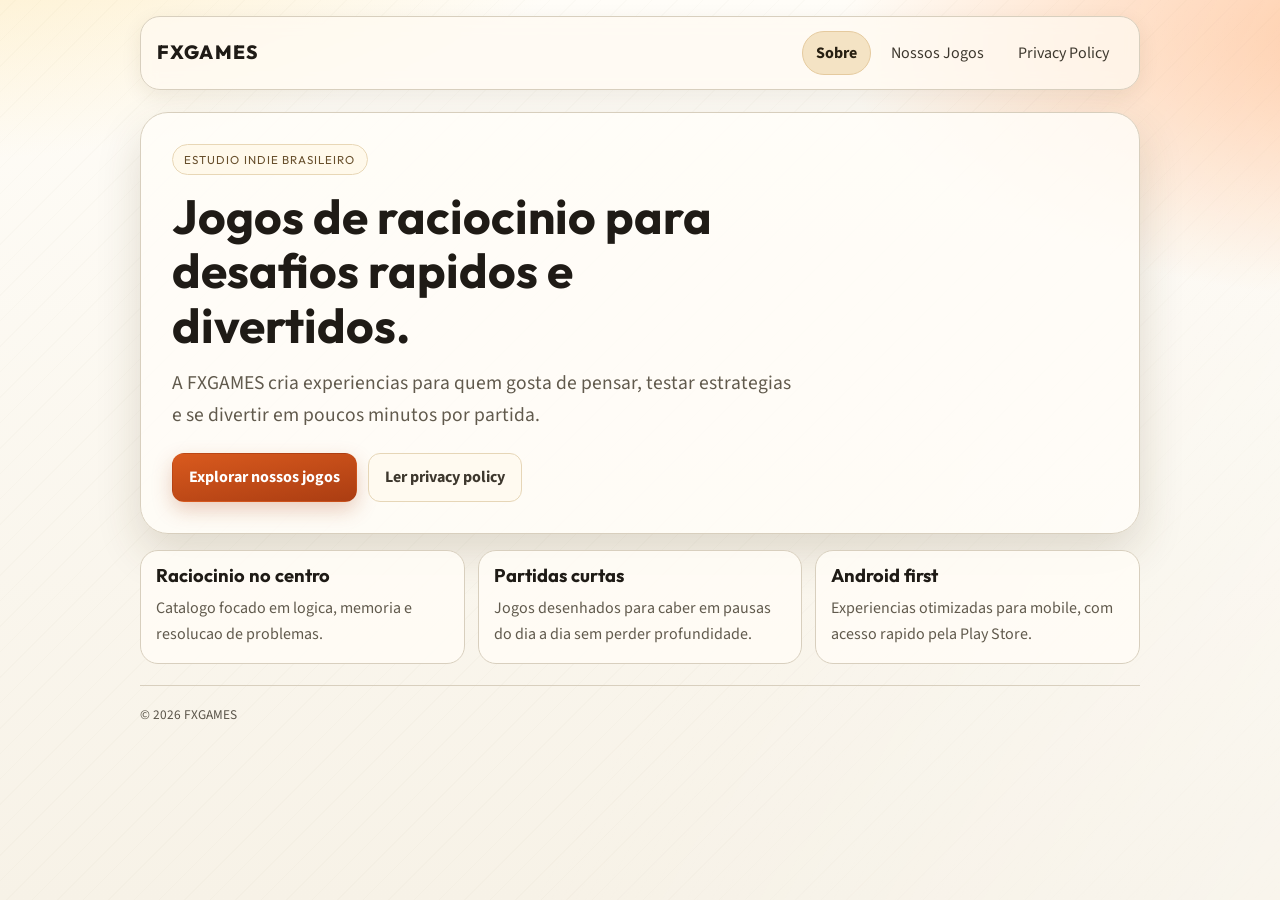
<file: index.html>
<!doctype html>
<html lang="pt-BR">
<head>
  <meta charset="utf-8" />
  <meta name="viewport" content="width=device-width,initial-scale=1" />
  <meta name="description" content="FXGAMES desenvolve jogos de raciocinio para Android, com partidas rapidas e divertidas." />
  <meta name="theme-color" content="#fff6e7" />
  <title>FXGAMES</title>
  <link rel="stylesheet" href="style.css" />
</head>
<body>
  <a class="skip-link" href="#conteudo">Ir para o conteudo principal</a>

  <header class="wrap site-header">
    <div class="brand"><a href="index.html">fxgames</a></div>
    <nav class="nav">
      <a class="active" href="index.html">Sobre</a>
      <a href="jogos.html">Nossos Jogos</a>
      <a href="privacy-policy.html">Privacy Policy</a>
    </nav>
  </header>

  <main id="conteudo" class="wrap card">
    <p class="eyebrow">Estudio indie brasileiro</p>
    <h1>Jogos de raciocinio para desafios rapidos e divertidos.</h1>
    <p class="lead">A FXGAMES cria experiencias para quem gosta de pensar, testar estrategias e se divertir em poucos minutos por partida.</p>
    <div class="actions">
      <a class="btn primary" href="jogos.html">Explorar nossos jogos</a>
      <a class="btn ghost" href="privacy-policy.html">Ler privacy policy</a>
    </div>
  </main>

  <section class="wrap stats" aria-label="Destaques da FXGAMES">
    <article class="stat-item">
      <h2>Raciocinio no centro</h2>
      <p>Catalogo focado em logica, memoria e resolucao de problemas.</p>
    </article>
    <article class="stat-item">
      <h2>Partidas curtas</h2>
      <p>Jogos desenhados para caber em pausas do dia a dia sem perder profundidade.</p>
    </article>
    <article class="stat-item">
      <h2>Android first</h2>
      <p>Experiencias otimizadas para mobile, com acesso rapido pela Play Store.</p>
    </article>
  </section>

  <footer class="wrap footer">
    <small>© 2026 FXGAMES</small>
  </footer>
</body>
</html>
</file>
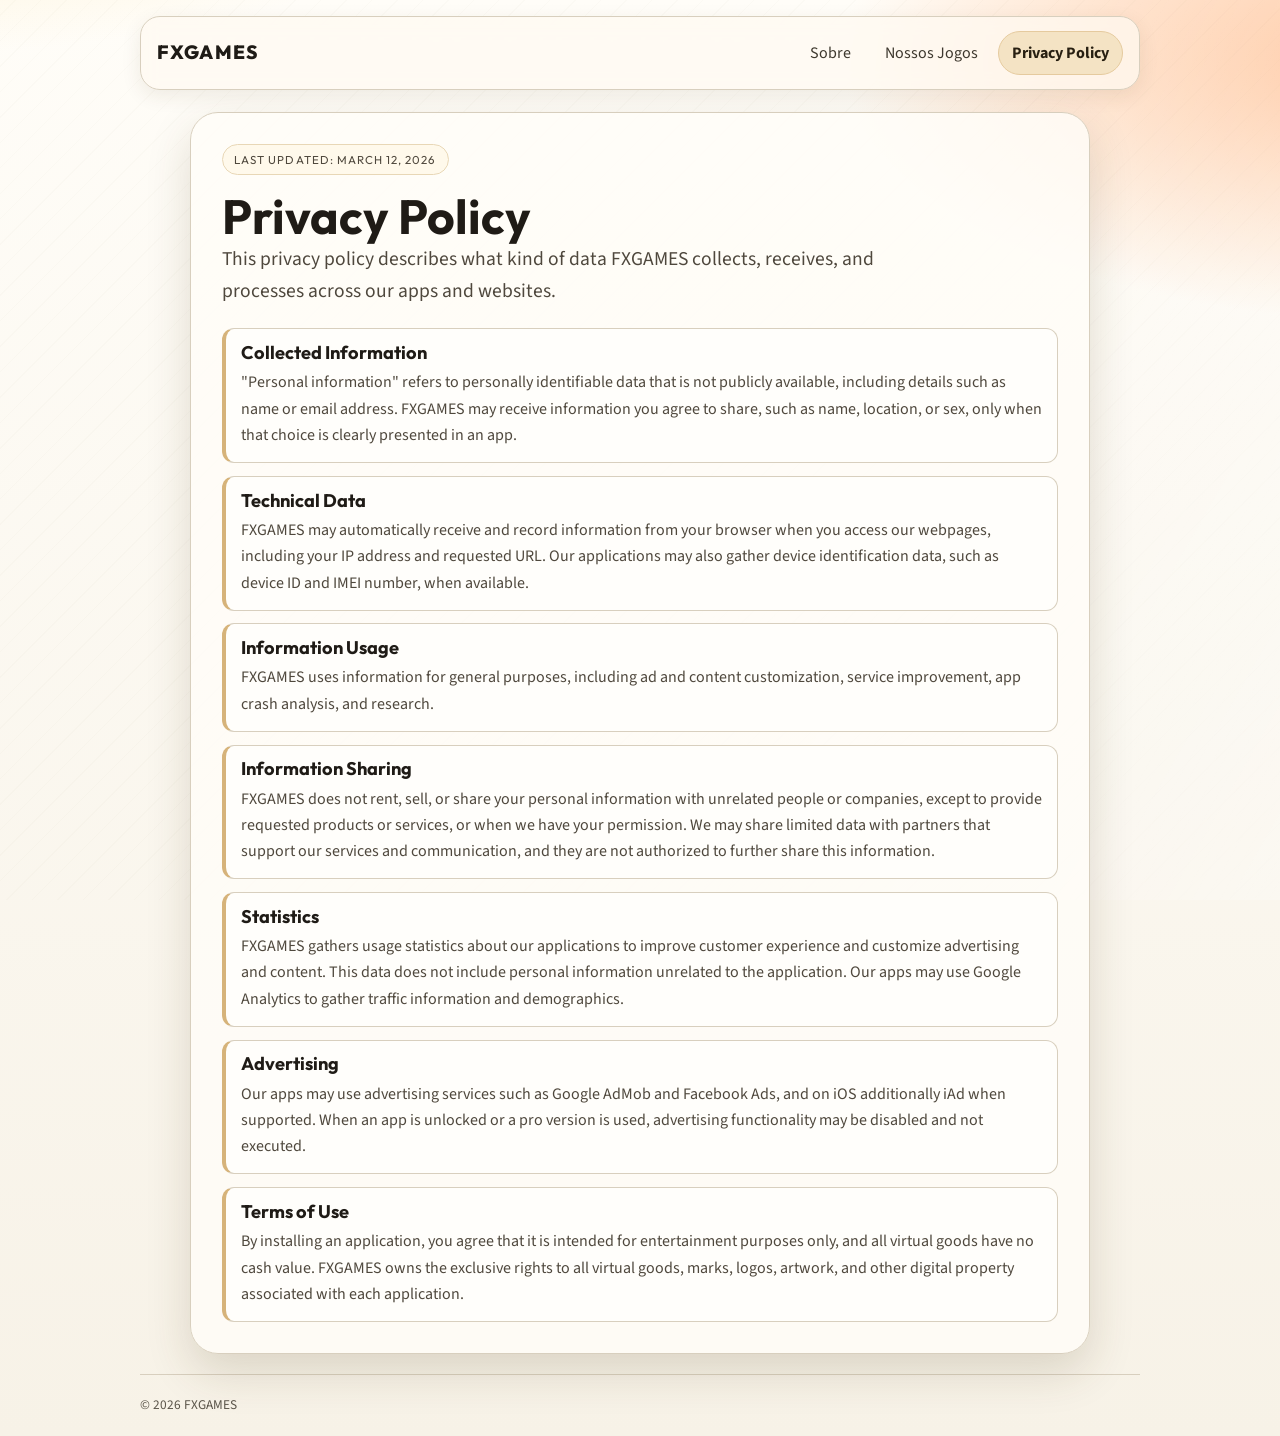
<file: privacy-policy.html>
<!doctype html>
<html lang="en">
<head>
  <meta charset="utf-8" />
  <meta name="viewport" content="width=device-width,initial-scale=1" />
  <meta name="description" content="Privacy Policy da FXGAMES: dados coletados, uso, compartilhamento, estatisticas e termos de uso." />
  <meta name="theme-color" content="#fff6e7" />
  <title>FXGAMES • Privacy Policy</title>
  <link rel="stylesheet" href="style.css" />
</head>
<body>
  <a class="skip-link" href="#conteudo">Ir para o conteudo principal</a>

  <header class="wrap site-header">
    <div class="brand"><a href="index.html">fxgames</a></div>
    <nav class="nav">
      <a href="index.html">Sobre</a>
      <a href="jogos.html">Nossos Jogos</a>
      <a class="active" href="privacy-policy.html">Privacy Policy</a>
    </nav>
  </header>

  <main id="conteudo" class="wrap card policy">
    <p class="eyebrow">Last updated: March 12, 2026</p>
    <h1>Privacy Policy</h1>
    <p class="lead">This privacy policy describes what kind of data FXGAMES collects, receives, and processes across our apps and websites.</p>

    <div class="policy-sections">
      <section>
        <h2>Collected Information</h2>
        <p>"Personal information" refers to personally identifiable data that is not publicly available, including details such as name or email address. FXGAMES may receive information you agree to share, such as name, location, or sex, only when that choice is clearly presented in an app.</p>
      </section>

      <section>
        <h2>Technical Data</h2>
        <p>FXGAMES may automatically receive and record information from your browser when you access our webpages, including your IP address and requested URL. Our applications may also gather device identification data, such as device ID and IMEI number, when available.</p>
      </section>

      <section>
        <h2>Information Usage</h2>
        <p>FXGAMES uses information for general purposes, including ad and content customization, service improvement, app crash analysis, and research.</p>
      </section>

      <section>
        <h2>Information Sharing</h2>
        <p>FXGAMES does not rent, sell, or share your personal information with unrelated people or companies, except to provide requested products or services, or when we have your permission. We may share limited data with partners that support our services and communication, and they are not authorized to further share this information.</p>
      </section>

      <section>
        <h2>Statistics</h2>
        <p>FXGAMES gathers usage statistics about our applications to improve customer experience and customize advertising and content. This data does not include personal information unrelated to the application. Our apps may use Google Analytics to gather traffic information and demographics.</p>
      </section>

      <section>
        <h2>Advertising</h2>
        <p>Our apps may use advertising services such as Google AdMob and Facebook Ads, and on iOS additionally iAd when supported. When an app is unlocked or a pro version is used, advertising functionality may be disabled and not executed.</p>
      </section>

      <section>
        <h2>Terms of Use</h2>
        <p>By installing an application, you agree that it is intended for entertainment purposes only, and all virtual goods have no cash value. FXGAMES owns the exclusive rights to all virtual goods, marks, logos, artwork, and other digital property associated with each application.</p>
      </section>
    </div>
  </main>

  <footer class="wrap footer">
    <small>© 2026 FXGAMES</small>
  </footer>
</body>
</html>
</file>
<file: style.css>
@import url("https://fonts.googleapis.com/css2?family=Outfit:wght@400;600;700;800&family=Source+Sans+3:wght@400;600;700&display=swap");

:root {
	color-scheme: light;
	--bg-main: #f7f2e7;
	--bg-panel: rgba(255, 253, 248, 0.82);
	--ink: #1f1b16;
	--muted: #615a4d;
	--line: #d8cfbe;
	--accent: #d95a1e;
	--accent-strong: #ab3d12;
	--chip: #f4e3c4;
	--focus: #1f7a8c;
	--shadow: 0 18px 45px rgba(77, 55, 20, 0.16);
}

* {
	box-sizing: border-box;
}

html,
body {
	min-height: 100%;
}

body {
	margin: 0;
	color: var(--ink);
	font-family: "Source Sans 3", "Trebuchet MS", sans-serif;
	line-height: 1.65;
	background:
		radial-gradient(1200px 520px at -10% -20%, #fde7b2 0%, transparent 66%),
		radial-gradient(900px 420px at 110% 4%, #ffc59c 0%, transparent 63%),
		linear-gradient(180deg, #fffdf8 0%, var(--bg-main) 100%);
}

body::before {
	content: "";
	position: fixed;
	inset: 0;
	z-index: -1;
	pointer-events: none;
	opacity: 0.28;
	background-image:
		linear-gradient(120deg, rgba(255, 255, 255, 0) 0%, rgba(255, 255, 255, 0) 58%, rgba(255, 255, 255, 0.85) 100%),
		repeating-linear-gradient(-45deg, rgba(122, 101, 64, 0.08) 0px, rgba(122, 101, 64, 0.08) 1px, transparent 1px, transparent 18px);
}

a {
	color: inherit;
}

.skip-link {
	position: absolute;
	left: -9999px;
	top: auto;
}

.skip-link:focus-visible {
	left: 1rem;
	top: 1rem;
	z-index: 100;
	background: #fff;
	color: #000;
	border: 2px solid var(--focus);
	border-radius: 10px;
	padding: 0.55rem 0.8rem;
	text-decoration: none;
}

.wrap {
	width: min(1000px, 100% - 2.5rem);
	margin: 0 auto;
}

.site-header {
	margin-top: 1rem;
	display: flex;
	flex-wrap: wrap;
	align-items: center;
	justify-content: space-between;
	gap: 0.9rem;
	padding: 0.85rem 1rem;
	border: 1px solid var(--line);
	border-radius: 20px;
	background: rgba(255, 250, 241, 0.72);
	backdrop-filter: blur(8px);
	box-shadow: 0 6px 20px rgba(77, 55, 20, 0.09);
	position: sticky;
	top: 0.8rem;
	z-index: 20;
}

.brand a {
	text-decoration: none;
	font-family: "Outfit", sans-serif;
	font-size: 1.2rem;
	font-weight: 800;
	letter-spacing: 0.06em;
	text-transform: uppercase;
}

.nav {
	display: flex;
	flex-wrap: wrap;
	gap: 0.4rem;
}

.nav a {
	text-decoration: none;
	color: #3e382e;
	padding: 0.5rem 0.8rem;
	border-radius: 999px;
	border: 1px solid transparent;
	transition: background-color 0.2s ease, border-color 0.2s ease, color 0.2s ease;
}

.nav a:hover {
	border-color: var(--line);
	background: #fff9ed;
	color: #231f18;
}

.nav a.active {
	background: var(--chip);
	border-color: #e5ca9e;
	color: #271f11;
	font-weight: 700;
}

.card {
	margin-top: 1.4rem;
	border: 1px solid var(--line);
	border-radius: 28px;
	padding: clamp(1.2rem, 2.4vw, 2.4rem);
	background: var(--bg-panel);
	box-shadow: var(--shadow);
}

.eyebrow {
	margin: 0;
	display: inline-flex;
	align-items: center;
	border: 1px solid #e8d7b6;
	border-radius: 999px;
	background: #fff9eb;
	color: #674f2c;
	padding: 0.32rem 0.72rem;
	text-transform: uppercase;
	font-family: "Outfit", sans-serif;
	font-size: 0.72rem;
	letter-spacing: 0.09em;
}

h1,
h2 {
	font-family: "Outfit", sans-serif;
	line-height: 1.14;
	margin: 0;
}

h1 {
	margin-top: 0.85rem;
	font-size: clamp(1.8rem, 3.8vw, 3rem);
	max-width: 18ch;
}

.lead {
	max-width: 62ch;
	color: var(--muted);
	font-size: clamp(1.05rem, 2.1vw, 1.22rem);
	margin: 0.9rem 0 0;
}

.actions {
	margin-top: 1.35rem;
	display: flex;
	flex-wrap: wrap;
	gap: 0.7rem;
}

.btn {
	text-decoration: none;
	display: inline-flex;
	align-items: center;
	justify-content: center;
	gap: 0.4rem;
	border-radius: 12px;
	padding: 0.65rem 1rem;
	border: 1px solid transparent;
	font-weight: 700;
	transition: transform 0.17s ease, box-shadow 0.17s ease, background-color 0.17s ease;
}

.btn:hover {
	transform: translateY(-1px);
}

.btn.primary {
	color: #fff;
	background: linear-gradient(170deg, var(--accent) 0%, var(--accent-strong) 100%);
	box-shadow: 0 8px 20px rgba(170, 71, 20, 0.26);
}

.btn.primary:hover {
	box-shadow: 0 10px 24px rgba(170, 71, 20, 0.33);
}

.btn.ghost {
	color: #3d372d;
	background: #fffaf0;
	border-color: #e6d6b7;
}

.btn.small {
	width: fit-content;
	margin-top: auto;
	font-size: 0.95rem;
	padding: 0.55rem 0.9rem;
}

.stats {
	margin-top: 1rem;
	display: grid;
	grid-template-columns: repeat(3, minmax(0, 1fr));
	gap: 0.8rem;
}

.stat-item {
	border: 1px solid var(--line);
	border-radius: 18px;
	padding: 0.95rem;
	background: rgba(255, 252, 246, 0.9);
}

.stat-item h2 {
	font-size: 1.15rem;
}

.stat-item p {
	margin: 0.5rem 0 0;
	color: var(--muted);
}

.games-grid {
	margin-top: 1.1rem;
	display: grid;
	grid-template-columns: repeat(2, minmax(0, 1fr));
	gap: 0.9rem;
}

.game-card {
	border: 1px solid var(--line);
	border-radius: 18px;
	padding: 1rem;
	background: rgba(255, 252, 246, 0.9);
	display: flex;
	flex-direction: column;
	gap: 0.6rem;
	min-height: 210px;
}

.game-head {
	display: flex;
	align-items: center;
	gap: 0.72rem;
}

.game-icon {
	width: 54px;
	height: 54px;
	border-radius: 14px;
	object-fit: cover;
	border: 1px solid #d9ceb8;
	box-shadow: 0 4px 10px rgba(80, 58, 20, 0.18);
	background: #fff;
	flex-shrink: 0;
}

.game-card h2 {
	font-size: 1.28rem;
}

.game-card p {
	color: var(--muted);
	margin: 0;
}

.policy {
	max-width: 900px;
}

.policy .lead {
	max-width: 70ch;
}

.policy-sections {
	margin-top: 1.3rem;
	display: grid;
	gap: 0.8rem;
}

.policy section {
	border: 1px solid var(--line);
	border-left: 4px solid #d6b37a;
	border-radius: 12px;
	padding: 0.85rem 0.95rem;
	background: #fffefb;
}

.policy h2 {
	font-size: 1.14rem;
	margin-bottom: 0.35rem;
}

.policy p {
	margin: 0;
	color: #4f483d;
}

.list {
	padding-left: 1.1rem;
}

.footer {
	margin-top: 1.3rem;
	margin-bottom: 1.2rem;
	border-top: 1px solid var(--line);
	padding-top: 0.95rem;
	color: #5a5449;
}

a:focus-visible,
button:focus-visible {
	outline: 3px solid var(--focus);
	outline-offset: 3px;
}

@media (max-width: 820px) {
	.stats,
	.games-grid {
		grid-template-columns: 1fr;
	}

	.site-header {
		position: static;
	}
}

@media (prefers-reduced-motion: no-preference) {
	.card,
	.stat-item,
	.game-card,
	.policy section {
		animation: riseIn 0.6s ease both;
	}

	.stat-item:nth-child(2),
	.game-card:nth-child(2),
	.policy section:nth-child(2) {
		animation-delay: 0.08s;
	}

	.stat-item:nth-child(3),
	.game-card:nth-child(3),
	.policy section:nth-child(3) {
		animation-delay: 0.16s;
	}

	.game-card:nth-child(4),
	.policy section:nth-child(4) {
		animation-delay: 0.2s;
	}

	.game-card:nth-child(5),
	.policy section:nth-child(5) {
		animation-delay: 0.24s;
	}

	.game-card:nth-child(6),
	.policy section:nth-child(6) {
		animation-delay: 0.28s;
	}

	.game-card:nth-child(7) {
		animation-delay: 0.32s;
	}

	.game-card:nth-child(8) {
		animation-delay: 0.36s;
	}
}

@keyframes riseIn {
	from {
		opacity: 0;
		transform: translateY(12px);
	}

	to {
		opacity: 1;
		transform: translateY(0);
	}
}
</file>
